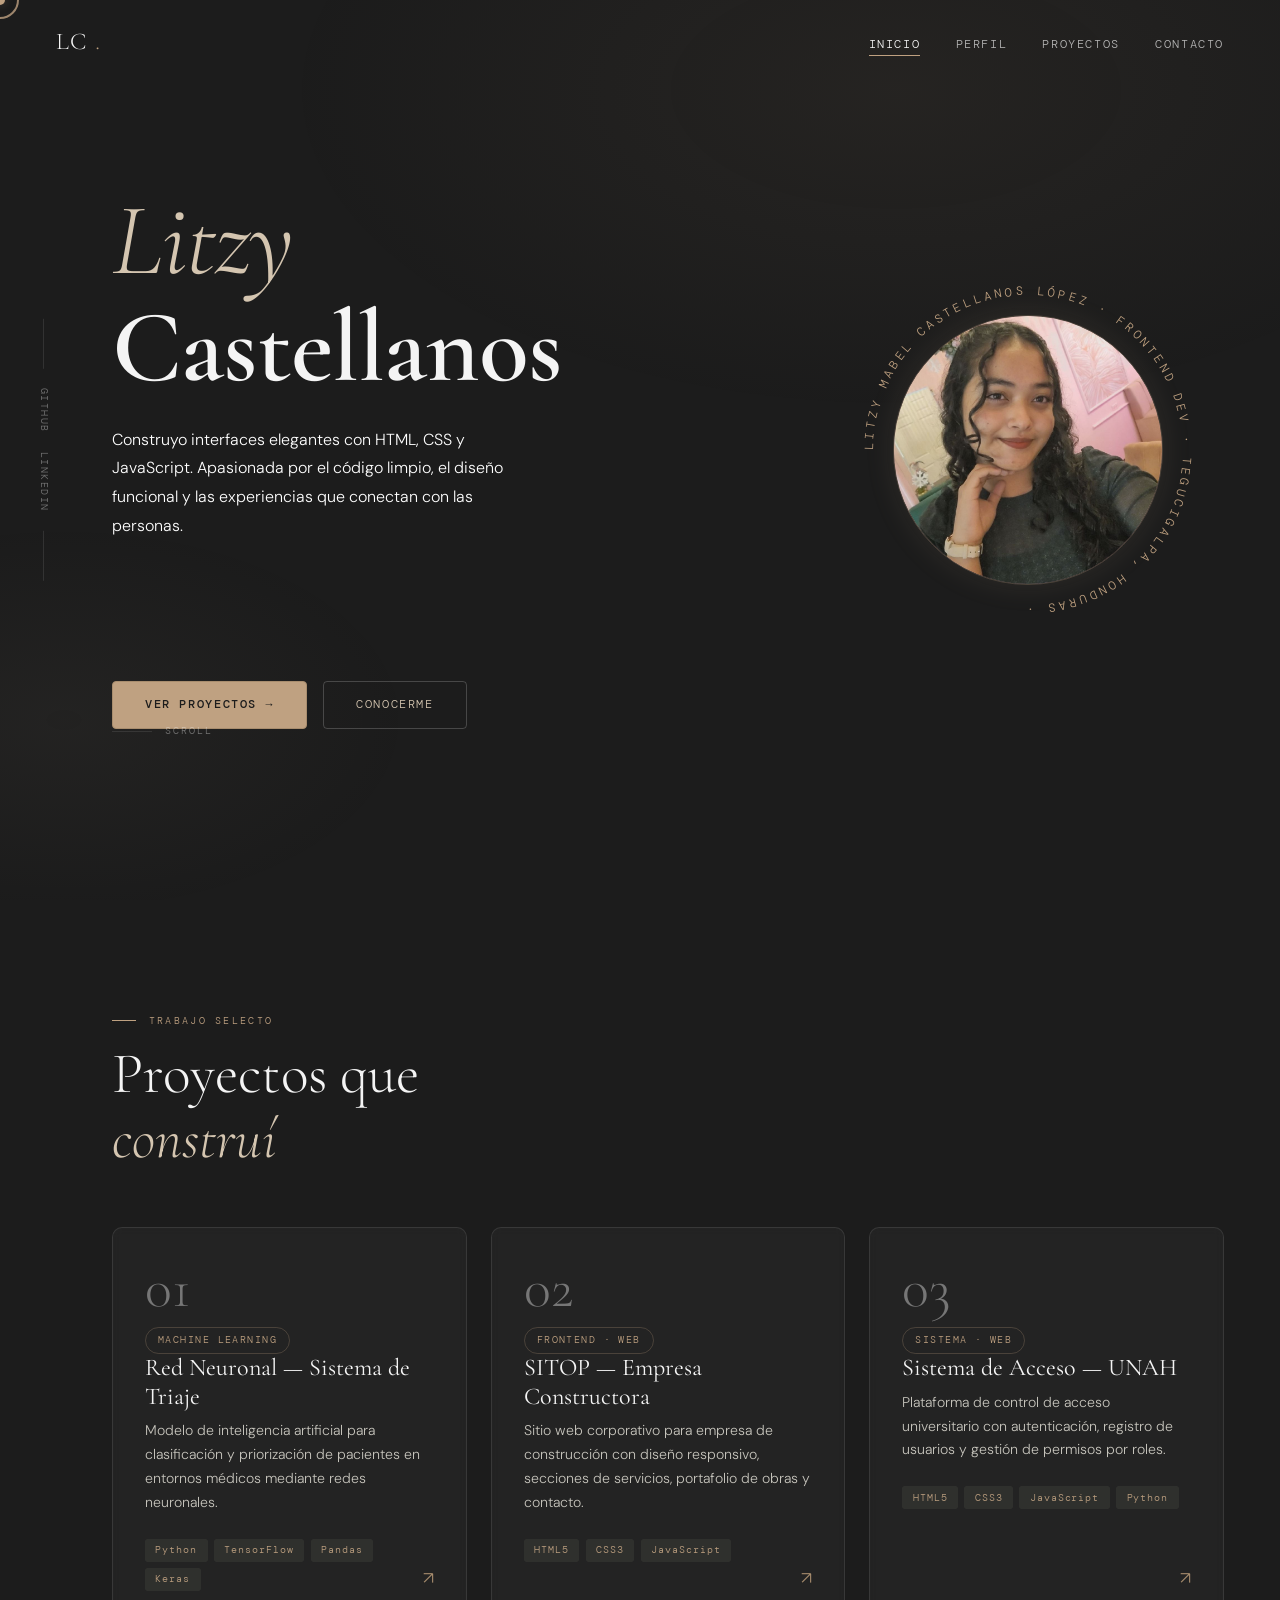
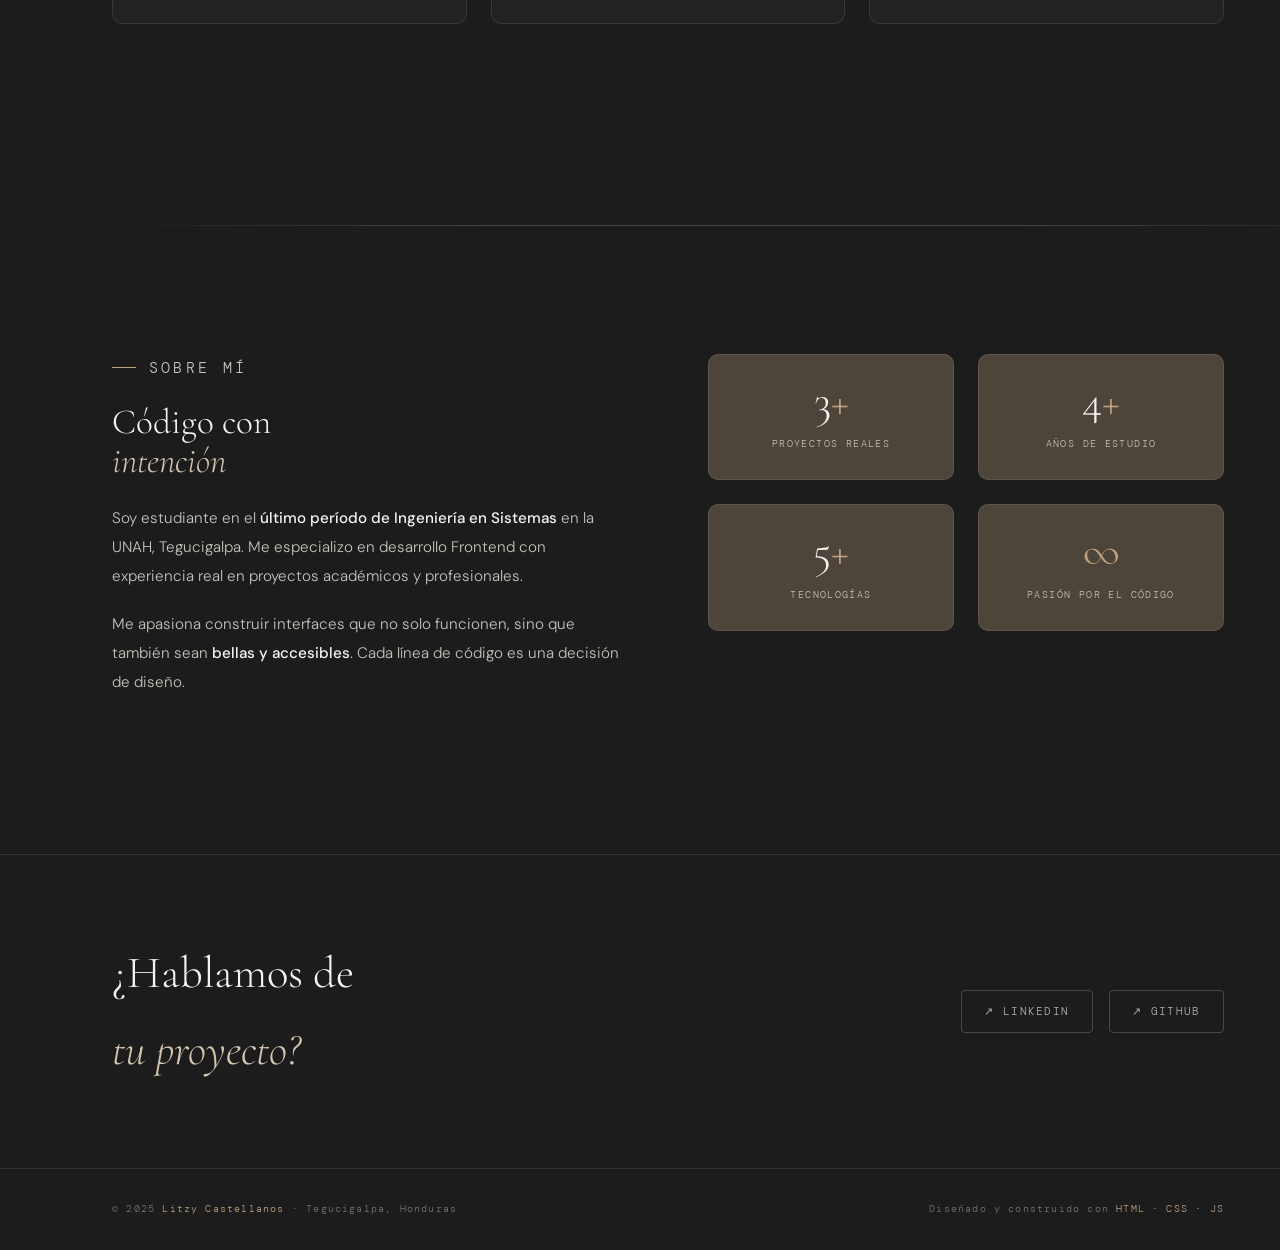
<file: index.html>
<!DOCTYPE html>
<html lang="es">
<head>
  <meta charset="UTF-8">
  <meta name="viewport" content="width=device-width, initial-scale=1.0">
  <meta name="description" content="Portafolio de Litzy Castellanos — Desarrolladora Frontend, Tegucigalpa Honduras">
  <title>Litzy Castellanos — Frontend Developer</title>
  <link rel="stylesheet" href="css/style.css">
</head>
<body>

  <!-- Cursor personalizado -->
  <div class="cursor">
    <div class="cursor-dot"></div>
  </div>
  <div class="cursor cursor-ring-wrapper" style="position:fixed;top:0;left:0;pointer-events:none;z-index:9998;">
    <div class="cursor-ring"></div>
  </div>

  <!-- ── Navbar ──────────────────────────────────────────── -->
  <nav class="navbar">
    <a href="index.html" class="nav-logo">LC<span>.</span></a>
    <ul class="nav-links">
      <li><a href="index.html">Inicio</a></li>
      <li><a href="perfil.html">Perfil</a></li>
      <li><a href="proyectos.html">Proyectos</a></li>
      <li><a href="contacto.html">Contacto</a></li>
    </ul>
    <button class="nav-toggle" aria-label="Abrir menú">
      <span></span><span></span><span></span>
    </button>
  </nav>

  <!-- Líneas decorativas laterales -->
  <div class="side-line">
    <a href="https://github.com/LitzyCastellanos" target="_blank" rel="noopener">GitHub</a>
    <a href="https://www.linkedin.com/in/litzy-castellanos-727826404/" target="_blank" rel="noopener">LinkedIn</a>
  </div>

  <!-- ── Hero ─────────────────────────────────────────────── -->
  <section class="hero" style="position:relative; overflow:hidden;">
    <h1 class="hero-title">
      <em>Litzy</em>
      <strong>Castellanos</strong>
    </h1>
    <p class="hero-sub">
      Construyo interfaces elegantes con HTML, CSS y JavaScript.
      Apasionada por el código limpio, el diseño funcional
      y las experiencias que conectan con las personas.
    </p>
    <div class="hero-ctas">
      <a href="proyectos.html" class="btn-primary">Ver proyectos →</a>
      <a href="perfil.html" class="btn-ghost">Conocerme</a>
    </div>

    <!-- Tostón — foto circular con anillo giratorio -->
    <div class="hero-photo-wrap">
      <div class="hero-toston">
        <!-- Anillo SVG con texto circular -->
        <div class="hero-toston-ring">
          <svg viewBox="0 0 350 350" xmlns="http://www.w3.org/2000/svg">
            <defs>
              <path id="circle-text"
                d="M 175,175 m -155,0 a 155,155 0 1,1 310,0 a 155,155 0 1,1 -310,0"/>
            </defs>
            <text>
              <textPath href="#circle-text">
                LITZY MABEL CASTELLANOS LÓPEZ · FRONTEND DEV · TEGUCIGALPA, HONDURAS · &nbsp;&nbsp;
              </textPath>
            </text>
          </svg>
        </div>
        <!-- Foto -->
        <div class="hero-toston-img">
          <div class="toston-back"></div>
          <img src="img/photo_4913750184051805147_y.jpg" alt="Litzy Castellanos">
        </div>
      </div>
    </div>

    <div class="scroll-hint">
      <div class="scroll-line"></div>
      <span>Scroll</span>
    </div>
  </section>

  <!-- ── Proyectos destacados ──────────────────────────────── -->
  <section class="section">
    <p class="section-label reveal" data-delay="0">Trabajo selecto</p>
    <h2 class="section-title reveal" data-delay="1">
      Proyectos que<br><em>construí</em>
    </h2>

    <div class="projects-grid">

      <!-- Proyecto 1: Red Neuronal Triaje -->
      <a href="proyectos/proyecto-triaje.html" class="project-card reveal" data-delay="2">
        <div class="card-number">01</div>
        <span class="card-tag">Machine Learning</span>
        <h3 class="card-title">Red Neuronal — Sistema de Triaje</h3>
        <p class="card-desc">
          Modelo de inteligencia artificial para clasificación y priorización
          de pacientes en entornos médicos mediante redes neuronales.
        </p>
        <div class="card-techs">
          <span class="tech-badge">Python</span>
          <span class="tech-badge">TensorFlow</span>
          <span class="tech-badge">Pandas</span>
          <span class="tech-badge">Keras</span>
        </div>
        <span class="card-arrow">↗</span>
      </a>

      <!-- Proyecto 2: SITOP -->
      <a href="proyectos/proyecto-sitop.html" class="project-card reveal" data-delay="3">
        <div class="card-number">02</div>
        <span class="card-tag">Frontend · Web</span>
        <h3 class="card-title">SITOP — Empresa Constructora</h3>
        <p class="card-desc">
          Sitio web corporativo para empresa de construcción con diseño
          responsivo, secciones de servicios, portafolio de obras y contacto.
        </p>
        <div class="card-techs">
          <span class="tech-badge">HTML5</span>
          <span class="tech-badge">CSS3</span>
          <span class="tech-badge">JavaScript</span>
        </div>
        <span class="card-arrow">↗</span>
      </a>

      <!-- Proyecto 3: Acceso UNAH -->
      <a href="proyectos/proyecto-acceso-unah.html" class="project-card reveal" data-delay="4">
        <div class="card-number">03</div>
        <span class="card-tag">Sistema · Web</span>
        <h3 class="card-title">Sistema de Acceso — UNAH</h3>
        <p class="card-desc">
          Plataforma de control de acceso universitario con autenticación,
          registro de usuarios y gestión de permisos por roles.
        </p>
        <div class="card-techs">
          <span class="tech-badge">HTML5</span>
          <span class="tech-badge">CSS3</span>
          <span class="tech-badge">JavaScript</span>
          <span class="tech-badge">Python</span>
        </div>
        <span class="card-arrow">↗</span>
      </a>

    </div>

    <div style="margin-top:2.5rem;" class="reveal" data-delay="5">
      <a href="proyectos.html" class="btn-ghost">Ver todos los proyectos →</a>
    </div>
  </section>

  <div class="divider" style="margin: 0 3.5rem 0 7rem;"></div>

  <!-- ── Sobre mí (breve) ──────────────────────────────────── -->
  <section class="section" style="padding-top: 5rem; padding-bottom: 5rem;">
    <div class="about-grid">
      <div class="about-text">
        <p class="section-label reveal" data-delay="0">Sobre mí</p>
        <h2 class="section-title reveal" data-delay="1" style="font-size:2.2rem; margin-bottom:1.5rem;">
          Código con<br><em>intención</em>
        </h2>
        <p class="reveal" data-delay="2">
          Soy estudiante en el <strong>último período de Ingeniería en Sistemas</strong>
          en la UNAH, Tegucigalpa. Me especializo en desarrollo Frontend con
          experiencia real en proyectos académicos y profesionales.
        </p>
        <p class="reveal" data-delay="3">
          Me apasiona construir interfaces que no solo funcionen, sino que
          también sean <strong>bellas y accesibles</strong>. Cada línea de código
          es una decisión de diseño.
        </p>
        <div style="margin-top:1.8rem;" class="reveal" data-delay="4">
          <a href="perfil.html" class="btn-ghost">Ver perfil completo →</a>
        </div>
      </div>

      <!-- Estadísticas -->
      <div class="stat-grid reveal" data-delay="2">
        <div class="stat-item">
          <span class="stat-num">
            <span data-count="3" data-suffix="">3</span><em>+</em>
          </span>
          <span class="stat-label">Proyectos reales</span>
        </div>
        <div class="stat-item">
          <span class="stat-num">
            <span data-count="4" data-suffix="">4</span><em>+</em>
          </span>
          <span class="stat-label">Años de estudio</span>
        </div>
        <div class="stat-item">
          <span class="stat-num">
            <span data-count="5" data-suffix="">5</span><em>+</em>
          </span>
          <span class="stat-label">Tecnologías</span>
        </div>
        <div class="stat-item">
          <span class="stat-num"><em>∞</em></span>
          <span class="stat-label">Pasión por el código</span>
        </div>
      </div>
    </div>
  </section>

  <!-- ── Contacto ──────────────────────────────────────────── -->
  <section id="contacto" class="contact-strip">
    <div>
      <h2 class="contact-title reveal" data-delay="0">
        ¿Hablamos de<br><em>tu proyecto?</em>
      </h2>
    </div>
    <div class="contact-links reveal" data-delay="1">
      <a href="https://www.linkedin.com/in/litzy-castellanos-727826404/"
         target="_blank" rel="noopener" class="contact-link">
        ↗ LinkedIn
      </a>
      <a href="https://github.com/LitzyCastellanos"
         target="_blank" rel="noopener" class="contact-link">
        ↗ GitHub
      </a>
    </div>
  </section>

  <!-- ── Footer ────────────────────────────────────────────── -->
  <footer>
    <p class="footer-copy">© 2025 <span>Litzy Castellanos</span> · Tegucigalpa, Honduras</p>
    <p class="footer-copy">Diseñado y construido con <span>HTML · CSS · JS</span></p>
  </footer>

  <script src="js/main.js"></script>
</body>
</html>
</file>
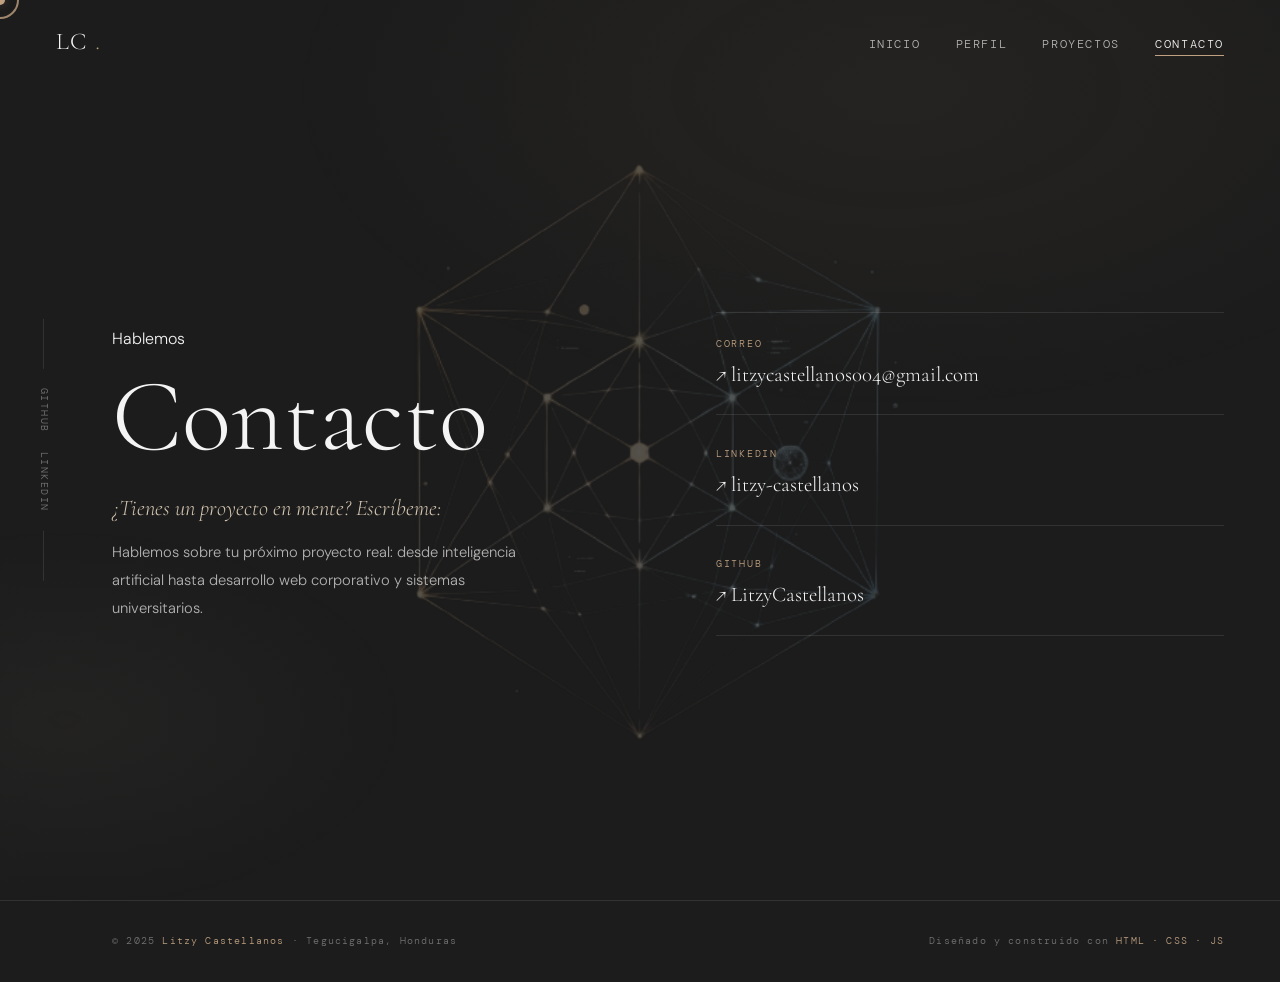
<file: contacto.html>
<!DOCTYPE html>
<html lang="es">
<head>
  <meta charset="UTF-8">
  <meta name="viewport" content="width=device-width, initial-scale=1.0">
  <meta name="description" content="Contacto — Litzy Castellanos, Desarrolladora Frontend">
  <title>Contacto · Litzy Castellanos</title>
  <link rel="stylesheet" href="css/style.css">
</head>
<body>

  <div class="cursor"><div class="cursor-dot"></div></div>
  <div class="cursor cursor-ring-wrapper" style="position:fixed;top:0;left:0;pointer-events:none;z-index:9998;">
    <div class="cursor-ring"></div>
  </div>

  <nav class="navbar">
    <a href="index.html" class="nav-logo">LC<span>.</span></a>
    <ul class="nav-links">
      <li><a href="index.html">Inicio</a></li>
      <li><a href="perfil.html">Perfil</a></li>
      <li><a href="proyectos.html">Proyectos</a></li>
      <li><a href="contacto.html">Contacto</a></li>
    </ul>
    <button class="nav-toggle" aria-label="Abrir menú">
      <span></span><span></span><span></span>
    </button>
  </nav>

  <div class="side-line">
    <a href="https://github.com/LitzyCastellanos" target="_blank" rel="noopener">GitHub</a>
    <a href="https://www.linkedin.com/in/litzy-castellanos-727826404/" target="_blank" rel="noopener">LinkedIn</a>
  </div>

  <!-- Hero de contacto con imagen de fondo -->
  <section class="contacto-hero">

    <!-- Imagen decorativa de fondo -->
    <div class="contacto-hero__deco">
      <img src="img/img-proyectos.png" alt="">
    </div>

    <!-- Contenido -->
    <div class="contacto-hero__content">

      <div class="contacto-hero__left reveal" data-delay="0">
        <p class="hero-eyebrow">Hablemos</p>
        <h1 class="contacto-hero__title">Contacto</h1>
        <p class="contacto-hero__sub">
          ¿Tienes un proyecto en mente? Escríbeme:
        </p>
        <p class="contacto-hero__desc">
          Hablemos sobre tu próximo proyecto real: desde inteligencia artificial
          hasta desarrollo web corporativo y sistemas universitarios.
        </p>
      </div>

      <div class="contacto-hero__right reveal" data-delay="1">
        <a href="mailto:litzycastellanos004@gmail.com" class="contacto-link-big">
          <span class="contacto-link-big__label">Correo</span>
          <span class="contacto-link-big__value">↗ litzycastellanos004@gmail.com</span>
        </a>

        <a href="https://www.linkedin.com/in/litzy-castellanos-727826404/" target="_blank" rel="noopener" class="contacto-link-big">
          <span class="contacto-link-big__label">LinkedIn</span>
          <span class="contacto-link-big__value">↗ litzy-castellanos</span>
        </a>

        <a href="https://github.com/LitzyCastellanos" target="_blank" rel="noopener" class="contacto-link-big">
          <span class="contacto-link-big__label">GitHub</span>
          <span class="contacto-link-big__value">↗ LitzyCastellanos</span>
        </a>
      </div>

    </div>
  </section>

  <footer>
    <p class="footer-copy">© 2025 <span>Litzy Castellanos</span> · Tegucigalpa, Honduras</p>
    <p class="footer-copy">Diseñado y construido con <span>HTML · CSS · JS</span></p>
  </footer>

  <script src="js/main.js"></script>
</body>
</html>
</file>
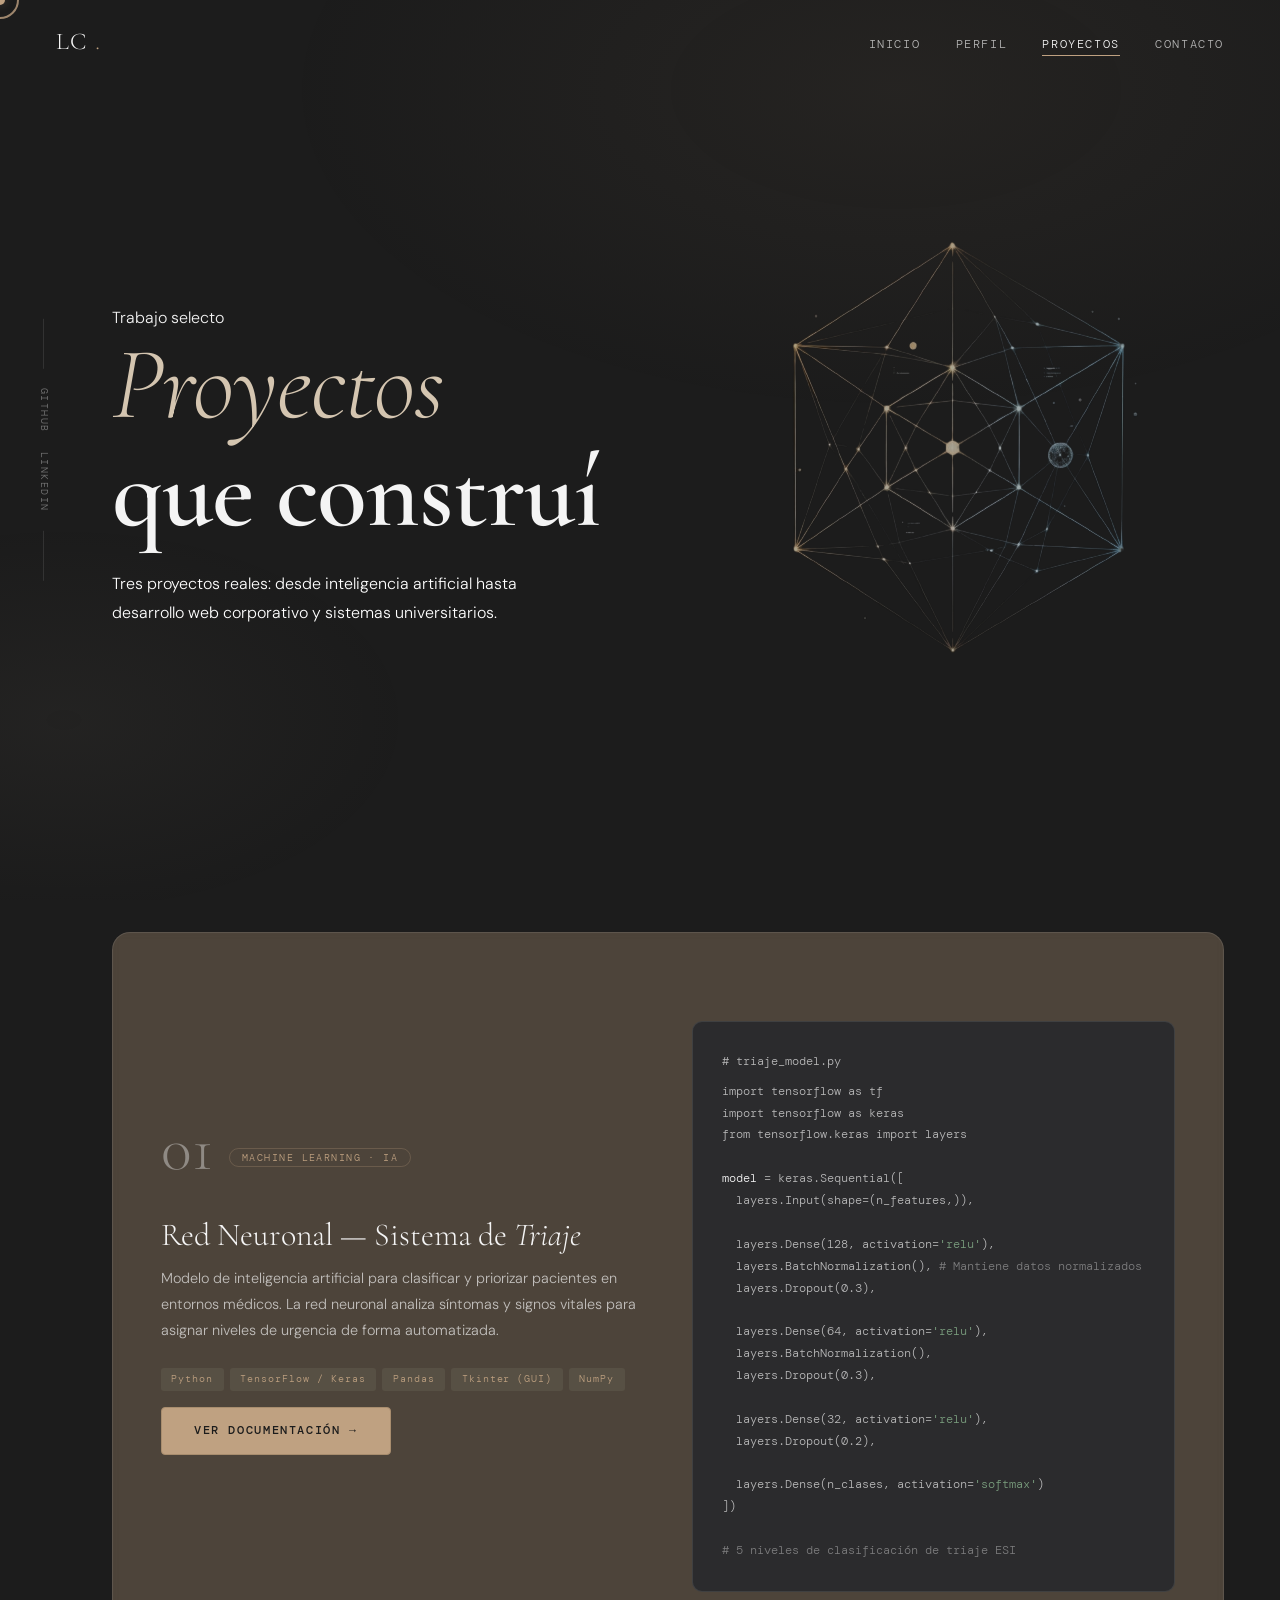
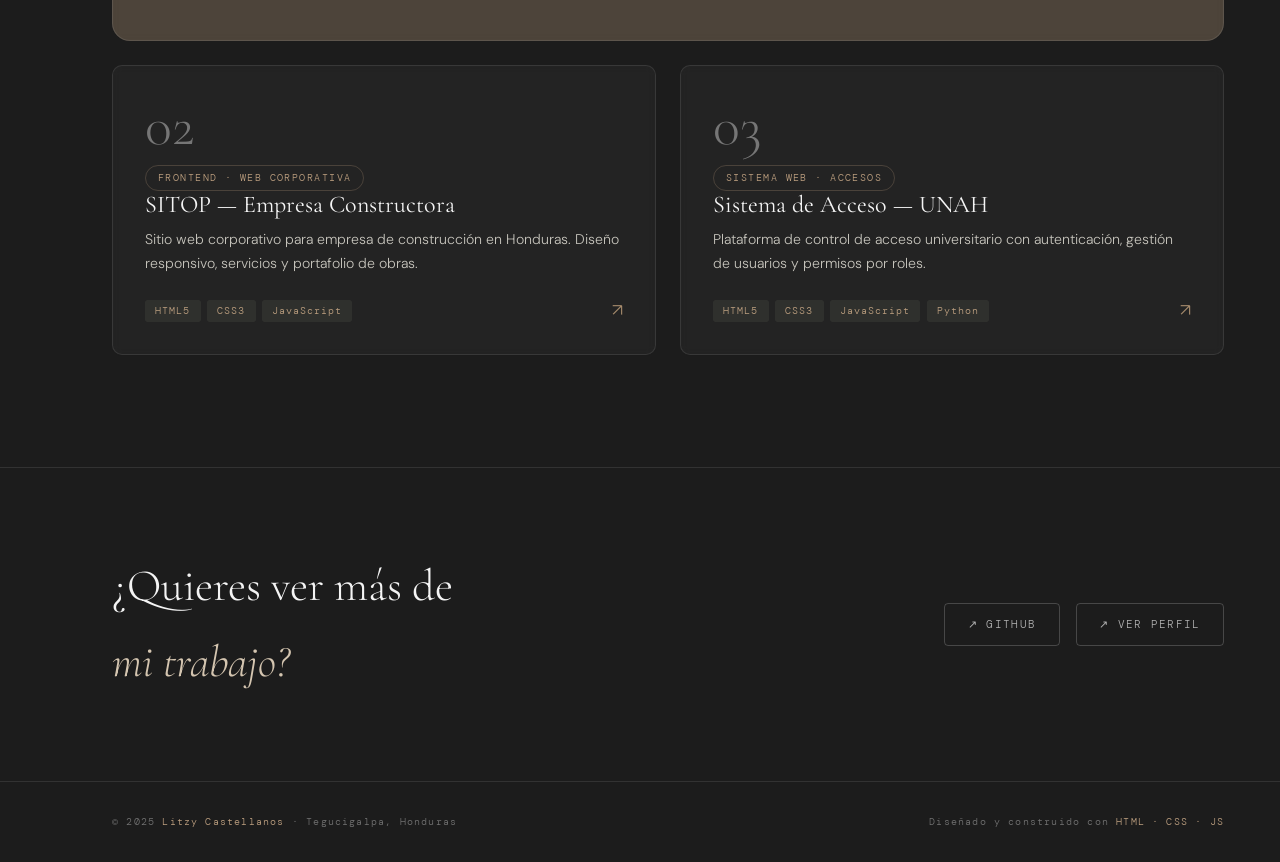
<file: proyectos.html>
<!DOCTYPE html>
<html lang="es">
<head>
  <meta charset="UTF-8">
  <meta name="viewport" content="width=device-width, initial-scale=1.0">
  <meta name="description" content="Proyectos de Litzy Castellanos — Desarrolladora Frontend">
  <title>Proyectos · Litzy Castellanos</title>
  <link rel="stylesheet" href="css/style.css">
</head>
<body>

  <div class="cursor"><div class="cursor-dot"></div></div>
  <div class="cursor cursor-ring-wrapper">
    <div class="cursor-ring"></div>
  </div>

  <nav class="navbar">
    <a href="index.html" class="nav-logo">LC<span>.</span></a>
    <ul class="nav-links">
      <li><a href="index.html">Inicio</a></li>
      <li><a href="perfil.html">Perfil</a></li>
      <li><a href="proyectos.html">Proyectos</a></li>
      <li><a href="contacto.html">Contacto</a></li>
    </ul>
    <button class="nav-toggle" aria-label="Abrir menú">
      <span></span><span></span><span></span>
    </button>
  </nav>

  <div class="side-line">
    <a href="https://github.com/LitzyCastellanos" target="_blank" rel="noopener">GitHub</a>
    <a href="https://www.linkedin.com/in/litzy-castellanos-727826404/" target="_blank" rel="noopener">LinkedIn</a>
  </div>

  <section class="hero hero-projects-view">
    <p class="hero-eyebrow">Trabajo selecto</p>
    <h1 class="hero-title">
      <em>Proyectos</em>
      <strong>que construí</strong>
    </h1>
    <p class="hero-sub">
      Tres proyectos reales: desde inteligencia artificial hasta
      desarrollo web corporativo y sistemas universitarios.
    </p>
  <!-- imagen al lado derecho -->
    <div class="projects-hero-deco">
  <img src="img/img-proyectos.png" alt="imagen decorativa proyectos">
</div>
  </section>

  <section class="section section-projects-grid">

    <!-- Proyecto 01 destacado -->
    <div class="reveal project-featured" data-delay="0">
      <div class="project-featured-info">
        <div class="project-featured-header">
          <span class="project-featured-number">01</span>
          <span class="card-tag">Machine Learning · IA</span>
        </div>
        <h2 class="project-featured-title">
          Red Neuronal — Sistema de <em class="text-highlight">Triaje</em>
        </h2>
        <p class="project-featured-desc">
          Modelo de inteligencia artificial para clasificar y priorizar pacientes
          en entornos médicos. La red neuronal analiza síntomas y signos vitales
          para asignar niveles de urgencia de forma automatizada.
        </p>
        <div class="card-techs project-featured-techs">
          <span class="tech-badge">Python</span>
          <span class="tech-badge">TensorFlow / Keras</span>
          <span class="tech-badge">Pandas</span>
          <span class="tech-badge">Tkinter (GUI)</span> 
          <span class="tech-badge">NumPy</span>
        </div>
        <a href="proyectos/proyecto-triaje.html" class="btn-primary btn-documentacion">Ver documentación →</a>
      </div>
      
      <!-- Componente Code Card -->
      <div class="code-card">
        <p class="code-filename"># triaje_model.py</p>
        <p><span class="code-keyword">import</span> tensorflow <span class="code-keyword">as</span> tf</p>
        <p><span class="code-keyword">import</span> tensorflow <span class="code-keyword">as</span> keras</p>
        <p><span class="code-keyword">from</span> tensorflow.keras <span class="code-keyword">import</span> layers</p>
        <br>
        <p><span class="code-variable">model</span> = keras.Sequential([</p>
        <p>&nbsp;&nbsp;layers.Input(shape=(n_features,)),</p>
        <br>
        <p>&nbsp;&nbsp;layers.Dense(<span class="code-number">128</span>, activation=<span class="code-string">'relu'</span>),</p>
        <p>&nbsp;&nbsp;layers.BatchNormalization(), <span class="code-comment"># Mantiene datos normalizados</span></p>
        <p>&nbsp;&nbsp;layers.Dropout(<span class="code-number">0.3</span>),</p>
        <br>
        <p>&nbsp;&nbsp;layers.Dense(<span class="code-number">64</span>, activation=<span class="code-string">'relu'</span>),</p>
        <p>&nbsp;&nbsp;layers.BatchNormalization(),</p>
        <p>&nbsp;&nbsp;layers.Dropout(<span class="code-number">0.3</span>),</p>
        <br>
        <p>&nbsp;&nbsp;layers.Dense(<span class="code-number">32</span>, activation=<span class="code-string">'relu'</span>),</p>
        <p>&nbsp;&nbsp;layers.Dropout(<span class="code-number">0.2</span>),</p>
        <br>
        <p>&nbsp;&nbsp;layers.Dense(n_clases, activation=<span class="code-string">'softmax'</span>)</p>
        <p>])</p>
        <br>
        <p class="code-comment"># 5 niveles de clasificación de triaje ESI</p>
      </div>
    </div>

    <!-- Sub-grid secundario -->
    <div class="projects-subgrid">
      <a href="proyectos/proyecto-sitop.html" class="project-card reveal" data-delay="1">
        <div class="card-number">02</div>
        <span class="card-tag">Frontend · Web Corporativa</span>
        <h3 class="card-title">SITOP — Empresa Constructora</h3>
        <p class="card-desc">Sitio web corporativo para empresa de construcción en Honduras. Diseño responsivo, servicios y portafolio de obras.</p>
        <div class="card-techs">
          <span class="tech-badge">HTML5</span>
          <span class="tech-badge">CSS3</span>
          <span class="tech-badge">JavaScript</span>
        </div>
        <span class="card-arrow">↗</span>
      </a>
      <a href="proyectos/proyecto-acceso-unah.html" class="project-card reveal" data-delay="2">
        <div class="card-number">03</div>
        <span class="card-tag">Sistema Web · Accesos</span>
        <h3 class="card-title">Sistema de Acceso — UNAH</h3>
        <p class="card-desc">Plataforma de control de acceso universitario con autenticación, gestión de usuarios y permisos por roles.</p>
        <div class="card-techs">
          <span class="tech-badge">HTML5</span>
          <span class="tech-badge">CSS3</span>
          <span class="tech-badge">JavaScript</span>
          <span class="tech-badge">Python</span>
        </div>
        <span class="card-arrow">↗</span>
      </a>
    </div>
  </section>

  <section class="contact-strip">
    <div>
      <h2 class="contact-title reveal">¿Quieres ver más de<br><em>mi trabajo?</em></h2>
    </div>
    <div class="contact-links reveal" data-delay="1">
      <a href="https://github.com/LitzyCastellanos" target="_blank" rel="noopener" class="contact-link">↗ GitHub</a>
      <a href="perfil.html" class="contact-link">↗ Ver perfil</a>
    </div>
  </section>

  <footer>
    <p class="footer-copy">© 2025 <span>Litzy Castellanos</span> · Tegucigalpa, Honduras</p>
    <p class="footer-copy">Diseñado y construido con <span>HTML · CSS · JS</span></p>
  </footer>

  <script src="js/main.js"></script>
</body>
</html>
</file>
<file: css/style.css>
/* ── IMPORTACIÓN DE FUENTES ──────────────────────────────── */
@import url('https://fonts.googleapis.com/css2?family=Cormorant+Garamond:ital,wght@0,300;0,400;0,600;1,300;1,400&family=DM+Sans:wght@300;400;500&family=DM+Mono:wght@300;400&display=swap');


/* ============================================================
   1. TOKENS / VARIABLES CSS (TODO EN UN SOLO LUGAR)
   ============================================================ */
:root {
  /* --- Colores de fondo --- */
  --navy:       #1C1C1C;
  --navy-mid:   #2a2a2a;
  --navy-light: #3a3a3a;
  
  /* --- Colores de acento (paleta dorada) --- */
  --accent:        #BFA181;
  --accent-mid:    #a88d6e;
  --accent-bright: #D4C5B0;
  --accent-dark:   #8b7355;
  --accent-warm:   #c9b99a;
  --accent-glow:   rgba(191, 161, 129, 0.25);
  
  /* --- Colores de texto --- */
  --pearl:      #F4F4F4;
  --pearl-soft: #ffffff;
  --text-main:  #F4F4F4;
  --text-muted: rgba(244, 244, 244, 0.7);
  --text-dim:   rgba(244, 244, 244, 0.4);
  
  /* --- Bordes --- */
  --border:     rgba(244, 244, 244, 0.1);
  --border-h:   rgba(244, 244, 244, 0.2);
  
  /* --- Tipografías --- */
  --f-display: 'Cormorant Garamond', Georgia, serif;
  --f-body:    'DM Sans', system-ui, sans-serif;
  --f-mono:    'DM Mono', 'Courier New', monospace;

  /* --- Radios de borde --- */
  --r-sm: 4px;
  --r-md: 10px;
  --r-lg: 18px;
  
  /* --- Curvas de animación --- */
  --ease: cubic-bezier(.4,0,.2,1);
  --ease-out: cubic-bezier(0,.55,.45,1);
}


/* ============================================================
   2. RESET GLOBAL Y ESTILOS BASE
   ============================================================ */
*, *::before, *::after { 
  box-sizing: border-box; 
  margin: 0; 
  padding: 0; 
}

html { 
  scroll-behavior: smooth;
  font-size: 16px;
}

body {
  background: #1C1C1C;
  color: var(--text-main);
  font-family: var(--f-body);
  font-weight: 300;
  line-height: 1.7;
  min-height: 100vh;
  overflow-x: hidden;
  cursor: auto; /* Cursor base, se oculta el custom en móvil */
}


/* ============================================================
   3. FONDO CON TEXTURA SUTIL (Gradiente decorativo)
   ============================================================ */
body::before {
  content: '';
  position: fixed; 
  inset: 0;
  background-image:
    radial-gradient(ellipse 80% 60% at 70% 10%, rgba(191, 161, 129, 0.06) 0%, transparent 60%),
    radial-gradient(ellipse 50% 40% at 5% 80%, rgba(212, 197, 176, 0.04) 0%, transparent 55%);
  pointer-events: none;
  z-index: 0;
}


/* ============================================================
   4. CURSOR PERSONALIZADO (Dot + Ring)
   ============================================================ */
.cursor {
  position: fixed;
  pointer-events: none;
  z-index: 9999;
}

.cursor-dot {
  width: 10px; 
  height: 10px;
  background: var(--accent);
  border-radius: 50%;
  transform: translate(-50%, -50%);
  transition: transform .15s var(--ease), width .2s, height .2s;
  box-shadow: 0 0 10px var(--accent-glow);
}

.cursor-ring {
  width: 38px; 
  height: 38px;
  border: 2px solid var(--accent);
  border-radius: 50%;
  transform: translate(-50%, -50%);
  transition: transform .35s var(--ease), width .25s, height .25s, border-color .2s;
  opacity: 0.8;
}

body.hovering .cursor-dot { 
  width: 16px; 
  height: 16px; 
  background: var(--accent-bright);
  box-shadow: 0 0 20px var(--accent-bright);
}

body.hovering .cursor-ring { 
  width: 56px; 
  height: 56px; 
  border-color: var(--accent-bright); 
  opacity: 1;
}

/* Ocultar cursor custom en móviles/tablet */
@media (max-width: 900px) {
  body { cursor: auto; }
  .cursor { display: none; }
}


/* ============================================================
   5. SCROLLBAR PERSONALIZADA
   ============================================================ */
::-webkit-scrollbar { width: 4px; }
::-webkit-scrollbar-track { background: #1C1C1C; }
::-webkit-scrollbar-thumb { background: var(--accent-dark); border-radius: 2px; }


/* ============================================================
   6. NAVBAR (Fija con efecto al hacer scroll)
   ============================================================ */
.navbar {
  position: fixed; top: 0; left: 0; right: 0;
  z-index: 100;
  display: flex; align-items: center; justify-content: space-between;
  padding: 1.4rem 3.5rem;
  border-bottom: 1px solid transparent;
  transition: background .4s var(--ease), border-color .4s, padding .3s;
}

.navbar.scrolled {
  background: rgba(28, 28, 28, 0.95);
  backdrop-filter: blur(14px);
  border-color: var(--border);
  padding: 1rem 3.5rem;
}

.nav-logo {
  font-family: var(--f-display);
  font-size: 1.5rem;
  font-weight: 300;
  letter-spacing: .06em;
  color: var(--pearl);
  text-decoration: none;
  display: flex; align-items: center; gap: .5rem;
}
.nav-logo span { color: var(--accent); font-style: italic; }

.nav-links { display: flex; gap: 2.2rem; list-style: none; }
.nav-links a {
  font-family: var(--f-mono);
  font-size: .72rem;
  letter-spacing: .14em;
  text-transform: uppercase;
  color: var(--text-muted);
  text-decoration: none;
  position: relative;
  transition: color .25s;
}
.nav-links a::after {
  content: '';
  position: absolute; bottom: -4px; left: 0;
  width: 0; height: 1px;
  background: var(--accent);
  transition: width .3s var(--ease-out);
}
.nav-links a:hover { color: var(--accent-bright); }
.nav-links a:hover::after { width: 100%; }
.nav-links a.active { color: var(--pearl); }
.nav-links a.active::after { width: 100%; }

/* Botón hamburguesa (mobile) */
.nav-toggle {
  display: none;
  flex-direction: column; gap: 5px;
  background: none; border: none; cursor: pointer;
  padding: 4px;
}
.nav-toggle span {
  display: block; width: 24px; height: 1px;
  background: var(--pearl);
  transition: transform .3s var(--ease), opacity .3s;
}

/* Responsive Navbar */
@media (max-width: 900px) {
  .navbar { padding: 1.2rem 1.8rem; }
  .navbar.scrolled { padding: .9rem 1.8rem; }
  .nav-links { display: none; }
  .nav-links.open {
    display: flex; flex-direction: column; gap: 1.5rem;
    position: fixed; inset: 0;
    background: rgba(30, 32, 28, 0.98);
    justify-content: center; align-items: center;
    z-index: 99;
  }
  .nav-links.open a { font-size: 1.1rem; }
  .nav-toggle { display: flex; }
}


/* ============================================================
   7. LÍNEA DECORATIVA VERTICAL (Sidebar redes)
   ============================================================ */
.side-line {
  position: fixed; left: 2.2rem; top: 50%;
  transform: translateY(-50%);
  display: flex; flex-direction: column; align-items: center; gap: 1.2rem;
  z-index: 50;
}
.side-line a {
  font-family: var(--f-mono);
  font-size: .62rem;
  letter-spacing: .15em;
  text-transform: uppercase;
  color: var(--text-dim);
  text-decoration: none;
  writing-mode: vertical-lr;
  transition: color .25s;
}
.side-line a:hover { color: var(--accent-bright); }
.side-line::before, .side-line::after {
  content: '';
  display: block; width: 1px; height: 50px;
  background: var(--border);
}
@media (max-width: 900px) { .side-line { display: none; } }


/* ============================================================
   8. HERO - SECCIÓN PRINCIPAL
   ============================================================ */
.hero {
  position: relative; z-index: 1;
  min-height: 100vh;
  display: flex; flex-direction: column;
  justify-content: center;
  padding: 1rem 25rem 0 7rem;
}

.hero-title {
  font-family: var(--f-display);
  font-size: clamp(3.8rem, 8vw, 7.5rem);
  font-weight: 300;
  line-height: 1.05;
  color: var(--pearl);
  letter-spacing: -.01em;
  margin-bottom: 1.5rem;
  opacity: 0;
  animation: fadeUp .9s var(--ease-out) .4s forwards;
}
.hero-title em { font-style: italic; color: var(--accent-bright); display: block; }
.hero-title strong { font-weight: 600; display: block; }

.hero-sub {
  font-size: 1rem;
  color: var(--pearl-soft);
  max-width: 38ch;
  line-height: 1.8;
  margin-bottom: 8rem;
  opacity: 0;
  animation: fadeUp .9s var(--ease-out) .6s forwards;
}

.hero-ctas {
  display: flex; gap: 1.2rem; flex-wrap: wrap;
  opacity: 0;
  gap: 1rem;
  animation: fadeUp .9s var(--ease-out) .8s forwards;
  margin-top: 0.75rem;
}

/* Botones */
.btn-primary {
  display: inline-flex; 
  align-items: center; 
  gap: .6rem;
  padding: .85rem 2rem;
  background: var(--accent);          /* Fondo oro */
  color: #1C1C1C;                     /* Texto oscuro */
  font-family: var(--f-mono);
  font-size: .72rem;
  letter-spacing: .14em;
  text-transform: uppercase;
  text-decoration: none;
  border: 1px solid var(--accent-mid);
  border-radius: var(--r-sm);
  transition: background .25s, transform .2s, box-shadow .25s;
  font-weight: 500;
  
}
.btn-documentacion {
  margin-top: 1rem;
}

.btn-primary:hover {
  background: var(--accent-bright);
  transform: translateY(-2px);
  box-shadow: 0 8px 24px rgba(191, 161, 129, 0.35);
}

.btn-ghost {
  display: inline-flex; 
  align-items: center; 
  gap: .6rem;
  padding: .85rem 2rem;
  background: transparent;
  color: var(--accent-bright);
  font-family: var(--f-mono);
  font-size: .72rem;
  letter-spacing: .14em;
  text-transform: uppercase;
  text-decoration: none;
  border: 1px solid var(--border-h);
  border-radius: var(--r-sm);
  transition: border-color .25s, background .25s, transform .2s;
}

.btn-ghost:hover {
  border-color: var(--accent);
  background: rgba(191, 161, 129, 0.08);
  transform: translateY(-2px);
}

/* Indicador de scroll */
.scroll-hint {
  position: absolute; bottom: 10rem; left: 7rem;
  display: flex; align-items: center; gap: .8rem;
  opacity: 0;
  animation: fadeUp .8s var(--ease-out) 1.2s forwards;
}
.scroll-hint span {
  font-family: var(--f-mono); font-size: .62rem;
  letter-spacing: .2em; text-transform: uppercase;
  color: var(--text-dim);
}
.scroll-line {
  width: 40px; height: 1px;
  background: var(--border);
  position: relative; overflow: hidden;
}
.scroll-line::after {
  content: '';
  position: absolute; left: -100%; top: 0;
  width: 100%; height: 100%;
  background: var(--accent);
  animation: slideLine 2s ease-in-out 1.5s infinite;
}

/* Responsive Hero */
@media (max-width: 900px) {
  .hero { padding: 5rem 1.8rem; padding-top: 7rem; }
  .scroll-hint { left: 1.8rem; display: none; }
  .hero-ctas { flex-direction: column; align-items: flex-start; gap: 0.8rem; }
  .btn-primary, .btn-ghost { width: fit-content; }
}
@media (max-width: 900px) { .hero { padding-right: 220px; } }
@media (max-width: 560px) {
  .hero { padding-right: 165px; }
  .scroll-hint { display: none; }
  .btn-primary, .btn-ghost { padding: 0.75rem 1.5rem; font-size: 0.65rem; }
}
@media (max-width: 380px) { .hero { padding-right: 130px; } }


/* ============================================================
   9. TOSTÓN (Foto circular giratoria)
   ============================================================ */
.hero-photo-wrap {
  position: absolute;
  top: 50%;
  right: 6vw;
  transform: translateY(-50%);
  z-index: 2;
  pointer-events: auto;
  perspective: 800px;
}
.hero-toston {
  position: relative;
  width: 350px;
  height: 350px;
  cursor: pointer;
  transform-style: preserve-3d;
}
.hero-toston:hover { animation: coin-flip 1.8s ease-in-out forwards; }
.hero-toston-ring {
  position: absolute; inset: 0;
  border-radius: 70%;
  animation: toston-spin 14s linear infinite;
  pointer-events: none;
}
.hero-toston-ring svg { width: 100%; height: 100%; }
.hero-toston-ring textPath {
  font-family: var(--f-mono);
  font-size: 12px;
  fill: var(--accent);
  letter-spacing: 3.5px;
}
.hero-toston-img {
  position: absolute; inset: 40px;
  border-radius: 70%;
  overflow: hidden;
  border: 1px solid rgba(191, 161, 129, 0.3);
  box-shadow: 0 0 30px rgba(191, 161, 129, 0.12);
  transition: border-color 0.3s ease, box-shadow 0.3s ease;
}
.toston-back {
  position: absolute; inset: 0;
  border-radius: 50%;
  background: radial-gradient(circle, #f2c4ce 0%, #e8a0b0 100%);
  backface-visibility: visible;
  transform: rotateY(180deg);
  z-index: 1;
}
.hero-toston-img img {
  position: relative; z-index: 2;
  backface-visibility: visible;
  width: 100%; height: 100%;
  object-fit: cover;
  object-position: center top;
  filter: grayscale(10%);
  transition: filter 0.4s ease;
}
.hero-toston:hover .hero-toston-img {
  border-color: rgba(191, 161, 129, 0.65);
  box-shadow: 0 0 40px rgba(191, 161, 129, 0.22);
}
.hero-toston:hover .hero-toston-img img { filter: grayscale(0%); }

/* Responsive Tostón */
@media (max-width: 1024px) {
  .hero-toston { width: 260px; height: 260px; }
  .hero-toston-img { inset: 30px; }
}
@media (max-width: 900px) {
  .hero-photo-wrap { right: 2vw; top: 55%; }
  .hero-toston { width: 200px; height: 200px; }
  .hero-toston-img { inset: 25px; }
  .hero-toston-ring textPath { font-size: 9px; letter-spacing: 2px; }
}
@media (max-width: 560px) {
  .hero-photo-wrap { right: 1vw; top: 60%; }
  .hero-toston { width: 150px; height: 150px; }
  .hero-toston-img { inset: 18px; }
  .hero-toston-ring textPath { font-size: 7px; letter-spacing: 1.5px; }
}
@media (max-width: 380px) {
  .hero-toston { width: 120px; height: 120px; }
  .hero-toston-img { inset: 14px; }
}

/* Animaciones del Tostón */
@keyframes coin-flip {
  0% { transform: rotateY(0deg); }
  100% { transform: rotateY(1080deg); }
}
@keyframes toston-spin {
  from { transform: rotate(0deg); }
  to { transform: rotate(360deg); }
}


/* ============================================================
   10. SECCIONES GENERALES
   ============================================================ */
.section {
  position: relative; z-index: 1;
  padding: 7rem 3.5rem 7rem 7rem;
}
.section-label {
  font-family: var(--f-mono);
  font-size: .65rem;
  letter-spacing: .22em;
  text-transform: uppercase;
  color: var(--accent);
  margin-bottom: .8rem;
  display: flex; align-items: center; gap: .8rem;
}
.section-label::before {
  content: '';
  display: inline-block; width: 24px; height: 1px;
  background: var(--accent);
}
.section-title {
  font-family: var(--f-display);
  font-size: clamp(2.4rem, 4.5vw, 3.8rem);
  font-weight: 300;
  color: var(--pearl);
  line-height: 1.12;
  margin-bottom: 1rem;
}
.section-title em { font-style: italic; color: var(--accent-bright); }

.divider {
  width: 100%; height: 1px;
  background: linear-gradient(90deg, transparent, var(--border-h) 30%, var(--border-h) 70%, transparent);
  margin: .5rem 0;
}

@media (max-width: 900px) {
  .section { padding: 5rem 1.8rem; }
}


/* ============================================================
   11. PROYECTOS (Cards Grid)
   ============================================================ */
.projects-grid {
  display: grid;
  grid-template-columns: repeat(auto-fit, minmax(300px, 1fr));
  gap: 1.5rem;
  margin-top: 3.5rem;
}
.project-card {
  position: relative;
  border: 1px solid var(--border);
  border-radius: var(--r-md);
  padding: 2rem;
  background: rgba(42, 42, 42, 0.5);
  overflow: hidden;
  text-decoration: none;
  color: inherit;
  display: block;
  transition: border-color .3s, transform .3s var(--ease), box-shadow .3s;
  backdrop-filter: blur(4px);
}
.project-card::before {
  content: '';
  position: absolute; inset: 0;
  background: linear-gradient(135deg, rgba(199, 210, 171, 0.06) 0%, transparent 60%);
  opacity: 0;
  transition: opacity .4s;
}
.project-card:hover {
  border-color: rgba(191, 161, 129, 0.4);
  transform: translateY(-5px);
  box-shadow: 0 20px 50px rgba(0,0,0,.35);
}
.project-card:hover::before { opacity: 1; }

.card-number {
  font-family: var(--f-display);
  font-size: 3.5rem;
  font-weight: 300;
  color: var(--text-dim);
  line-height: 1;
  margin-bottom: .5rem;
  transition: color .3s;
}
.project-card:hover .card-number { color: rgba(191, 161, 129, 0.2); }
.project-card:hover .card-arrow { color: var(--accent); }

.card-tag {
  display: inline-block;
  font-family: var(--f-mono);
  font-size: .6rem;
  letter-spacing: .15em;
  text-transform: uppercase;
  padding: .25rem .75rem;
  border: 1px solid rgba(191, 161, 129, 0.25);
  border-radius: 100px;
  color: var(--accent);
  margin: 0;

}

.card-title {
  font-family: var(--f-display);
  font-size: 1.5rem;
  font-weight: 400;
  color: var(--pearl);
  margin-bottom: .5rem;
  line-height: 1.2;
}
.card-desc {
  font-size: .88rem;
  color: rgba(240, 237, 228, 0.8);
  line-height: 1.7;
  margin-bottom: 1.5rem;
}

/* Contenedor que agrupa número + tag */
.card-header {
  display: flex;
  justify-content: space-between;  /* número a la izquierda, tag a la derecha */
  align-items: center;             /* alineados verticalmente */
  margin-bottom: 0.5rem;
}
.card-techs { display: flex; flex-wrap: wrap; gap: .4rem; }
.tech-badge {
  font-family: var(--f-mono);
  font-size: .6rem;
  letter-spacing: .1em;
  padding: .2rem .65rem;
  background: rgba(199, 210, 171, 0.08);
  border-radius: 3px;
  color: var(--accent);
}
.card-arrow {
  position: absolute; bottom: 1.8rem; right: 2rem;
  font-size: 1.1rem;
  color: var(--accent-mid);
  transition: transform .3s var(--ease), color .3s;
}


/* ============================================================
   12. SKILLS (Habilidades con barras)
   ============================================================ */
.skills-grid {
  display: grid;
  grid-template-columns: repeat(auto-fit, minmax(260px, 1fr));
  gap: 1rem;
  margin-top: 3rem;
}
.skill-item {
  padding: 1.4rem 1.6rem;
  border: 1px solid var(--border);
  border-radius: var(--r-md);
  background: rgba(42, 42, 42, 0.4);
  transition: border-color .25s, background .25s, transform .2s;
}
.skill-item:hover {
  border-color: rgba(191, 161, 129, 0.3);
  background: rgba(42, 42, 42, 0.6);
  transform: translateY(-3px);
}
.skill-header {
  display: flex; justify-content: space-between; align-items: center;
  margin-bottom: .8rem;
}
.skill-name {
  font-family: var(--f-body);
  font-size: .9rem;
  font-weight: 500;
  color: var(--accent-bright);
}
.skill-level {
  font-family: var(--f-mono);
  font-size: .6rem;
  letter-spacing: .12em;
  text-transform: uppercase;
  color: var(--accent);
  background: rgba(200, 172, 148, 0.15);
  padding: .2rem .6rem;
  border-radius: 100px;
}
.skill-bar {
  width: 100%; height: 3px;
  background: rgba(240, 237, 228, 0.1);
  border-radius: 3px;
  overflow: hidden;
}
.skill-fill {
  height: 100%;
  background: linear-gradient(90deg, var(--accent-dark), var(--accent));
  border-radius: 3px;
  width: 0;
  transition: width 1.2s var(--ease-out);
  box-shadow: 0 0 8px rgba(199, 210, 171, 0.3);
}
.skill-desc {
  font-size: .78rem;
  color: rgba(240, 237, 228, 0.65);
  margin-top: .6rem;
  line-height: 1.6;
}


/* ============================================================
   13. TIMELINE (Línea de tiempo)
   ============================================================ */
.timeline { margin-top: 3rem; position: relative; }
.timeline::before {
  content: '';
  position: absolute; left: 0; top: 0; bottom: 0;
  width: 1px;
  background: linear-gradient(180deg, transparent, var(--border-h) 20%, var(--border-h) 80%, transparent);
}
.timeline-item {
  padding: 0 0 2.5rem 2.5rem;
  position: relative;
  opacity: 0;
  transform: translateX(-20px);
  transition: opacity .6s var(--ease-out), transform .6s var(--ease-out);
}
.timeline-item.visible { opacity: 1; transform: translateX(0); }
.timeline-dot {
  position: absolute; left: -5px; top: 4px;
  width: 10px; height: 10px;
  background: var(--accent);
  border-radius: 50%;
  border: 2px solid #1C1C1C;
}
.timeline-year {
  font-family: var(--f-mono);
  font-size: .65rem;
  letter-spacing: .16em;
  text-transform: uppercase;
  color: var(--accent-dark);
  margin-bottom: .3rem;
}
.timeline-title {
  font-family: var(--f-display);
  font-size: 1.25rem;
  font-weight: 400;
  color: var(--pearl);
  margin-bottom: .3rem;
}
.timeline-sub {
  font-size: .85rem;
  color: var(--text-muted);
}


/* ============================================================
   14. ABOUT (Sobre mí)
   ============================================================ */
.about-grid {
  display: grid;
  grid-template-columns: 1fr 1fr;
  gap: 5rem;
  align-items: start;
  margin-top: 3rem;
}
.about-text p {
  font-size: .95rem;
  color: rgba(240, 237, 228, 0.8);
  line-height: 1.9;
  margin-bottom: 1.2rem;
}
.about-text p strong { color: var(--pearl); font-weight: 500; }

.stat-grid {
  display: grid;
  grid-template-columns: 1fr 1fr;
  gap: 1.5rem;
}
.stat-item {
  padding: 1.5rem;
  border-radius: var(--r-md);
  text-align: center;
  background: rgba(191, 161, 129, 0.3);
  position: relative;
  border: 1px solid var(--border);
  transition: border-color 0.3s, box-shadow 0.3s;
}
.stat-item:hover {
  border-color: var(--accent);
  box-shadow: 0 0 0 1px var(--accent), inset 0 0 20px rgba(191, 161, 129, 0.08);
  animation: border-dash 0.6s linear;
}
@keyframes border-dash {
  0%   { box-shadow: 2px 0 0 0 var(--accent), 0 0 0 0 transparent, 0 0 0 0 transparent, 0 0 0 0 transparent; }
  25%  { box-shadow: 2px 0 0 0 var(--accent), 0 2px 0 0 var(--accent), 0 0 0 0 transparent, 0 0 0 0 transparent; }
  50%  { box-shadow: 2px 0 0 0 var(--accent), 0 2px 0 0 var(--accent), -2px 0 0 0 var(--accent), 0 0 0 0 transparent; }
  75%  { box-shadow: 2px 0 0 0 var(--accent), 0 2px 0 0 var(--accent), -2px 0 0 0 var(--accent), 0 -2px 0 0 var(--accent); }
  100% { box-shadow: 0 0 0 1px var(--accent); }
}
.stat-num {
  font-family: var(--f-display);
  font-size: 2.8rem;
  font-weight: 300;
  color: var(--pearl);
  line-height: 1;
  display: block;
  margin-bottom: .3rem;
}
.stat-num em { color: var(--accent); font-style: normal; }
.stat-label {
  font-family: var(--f-mono);
  font-size: .62rem;
  letter-spacing: .14em;
  text-transform: uppercase;
  color: var(--text-muted);
}

@media (max-width: 900px) {
  .about-grid { grid-template-columns: 1fr; gap: 3rem; }
}
@media (max-width: 560px) {
  .stat-grid { grid-template-columns: 1fr; }
}


/* ============================================================
   15. CONTACTO Y FOOTER
   ============================================================ */
.contact-strip {
  position: relative; z-index: 1;
  padding: 5rem 3.5rem 5rem 7rem;
  border-top: 1px solid var(--border);
  display: flex; align-items: center; justify-content: space-between;
  flex-wrap: wrap; gap: 2rem;
}
.contact-title {
  font-family: var(--f-display);
  font-size: clamp(1.8rem, 3.5vw, 2.8rem);
  font-weight: 300;
  color: var(--pearl);
}
.contact-title em { font-style: italic; color: var(--accent-bright); }
.contact-links { display: flex; gap: 1rem; flex-wrap: wrap; }
.contact-link {
  display: inline-flex; align-items: center; gap: .5rem;
  padding: .7rem 1.4rem;
  border: 1px solid var(--border-h);
  border-radius: var(--r-sm);
  color: var(--text-muted);
  text-decoration: none;
  font-family: var(--f-mono);
  font-size: .68rem;
  letter-spacing: .12em;
  text-transform: uppercase;
  transition: color .25s, border-color .25s, background .25s;
}
.contact-link:hover {
  color: var(--accent-bright);
  border-color: var(--accent);
  background: rgba(191, 161, 129, 0.06);
}

footer {
  position: relative; z-index: 1;
  padding: 2rem 3.5rem 2rem 7rem;
  border-top: 1px solid var(--border);
  display: flex; align-items: center; justify-content: space-between;
  flex-wrap: wrap; gap: 1rem;
}
.footer-copy {
  font-family: var(--f-mono);
  font-size: .62rem;
  letter-spacing: .12em;
  color: var(--text-dim);
}
.footer-copy span { color: var(--accent); }

@media (max-width: 900px) {
  .contact-strip, footer { padding: 3rem 1.8rem; }
}


/* ============================================================
   16. PÁGINAS DE PROYECTO INDIVIDUAL
   ============================================================ */
.project-hero {
  min-height: 55vh;
  display: flex; flex-direction: column;
  justify-content: flex-end;
  padding: 10rem 3.5rem 9rem 7rem;
  position: relative; z-index: 1;
  border-bottom: 1px solid var(--border);
}
.project-hero-bg {
  background-size: cover;
  background-position: center;
  position: relative;
}
.project-hero-overlay {
  position: absolute; inset: 0;
  background: linear-gradient(180deg, rgba(28,28,28,0.7) 0%, rgba(28,28,28,0.95) 100%);
}
.project-hero-content { position: relative; z-index: 1; }
.project-hero-subtitle {
  font-size: 1.1rem;
  color: var(--accent-bright);
  max-width: 65ch;
  margin-top: 0.8rem;
}
.project-hero-company {
  display: block;
  font-size: clamp(1.8rem, 4vw, 3rem);
  color: var(--pearl);
}
.project-back {
  display: inline-flex; align-items: center; gap: .5rem;
  font-family: var(--f-mono);
  font-size: .65rem;
  letter-spacing: .15em;
  text-transform: uppercase;
  color: var(--text-muted);
  text-decoration: none;
  margin-bottom: 2rem;
  transition: color .25s;
}
.project-back:hover { color: var(--pearl); }
.project-back::before { content: '←'; }
.project-hero-title {
  font-family: var(--f-display);
  font-size: clamp(2.8rem, 6vw, 5.5rem);
  font-weight: 300;
  color: var(--pearl);
  line-height: 1.05;
  margin-bottom: 1rem;
}
.project-hero-title em { font-style: italic; color: var(--accent-warm); }
.project-meta {
  display: flex; gap: 2rem; flex-wrap: wrap;
  margin-top: 1rem;
}
.meta-item { display: flex; flex-direction: column; gap: .2rem; }
.meta-label {
  font-family: var(--f-mono);
  font-size: .58rem;
  letter-spacing: .18em;
  text-transform: uppercase;
  color: var(--text-dim);
}
.meta-value { font-size: .88rem; color: var(--text-muted); }
.meta-icon, .heading-icon, .table-icon {
  vertical-align: middle;
  margin-right: 0.4rem;
  stroke: var(--accent);
}

.project-content {
  position: relative; z-index: 1;
  padding: 8rem 3.5rem 5rem 7rem;
  max-width: 880px;
}
.project-content h2 {
  font-family: var(--f-display);
  font-size: 1.8rem;
  font-weight: 300;
  color: var(--pearl);
  margin: 2.5rem 0 1rem;
  padding-top: 1.5rem;
  border-top: 1px solid var(--border);
}
.project-content h2:first-child { border-top: none; padding-top: 0; margin-top: 0; }
.project-content p {
  font-size: .92rem;
  color: var(--text-muted);
  line-height: 1.9;
  margin-bottom: 1rem;
}
.project-content ul, .project-content ol {
  padding-left: 1.4rem;
  margin-bottom: 1rem;
}
.project-content li {
  font-size: .92rem;
  color: var(--text-muted);
  line-height: 1.8;
  margin-bottom: .4rem;
}
.project-content li::marker { color: var(--accent); }

code {
  font-family: var(--f-mono);
  font-size: .8rem;
  background: rgba(191, 161, 129, 0.1);
  padding: .15rem .45rem;
  border-radius: var(--r-sm);
  color: var(--accent-bright);
  border: 1px solid rgba(191, 161, 129, 0.2);
}
pre {
  background: rgba(42, 42, 42, 0.7);
  border: 1px solid var(--border);
  border-radius: var(--r-md);
  padding: 1.5rem;
  overflow-x: auto;
  margin: 1.2rem 0;
}
pre code {
  background: none; border: none; padding: 0;
  font-size: .82rem; line-height: 1.7;
  color: var(--pearl);
}

.step-list { list-style: none; padding: 0; counter-reset: steps; }
.step-list li {
  counter-increment: steps;
  padding: 1rem 1rem 1rem 3.5rem;
  border: 1px solid var(--border);
  border-radius: var(--r-md);
  margin-bottom: .75rem;
  position: relative;
  background: rgba(42, 42, 42, 0.4);
  font-size: .9rem;
  color: var(--text-muted);
}
.step-list li::before {
  content: counter(steps);
  position: absolute; left: 1rem; top: 50%;
  transform: translateY(-50%);
  font-family: var(--f-display);
  font-size: 1.2rem;
  font-weight: 600;
  color: var(--accent-warm);
}

.tech-stack { display: flex; flex-wrap: wrap; gap: .6rem; margin: 1.2rem 0; }
.tech-pill {
  display: inline-flex; align-items: center; gap: .4rem;
  padding: .4rem 1rem;
  border: 1px solid var(--border-h);
  border-radius: 100px;
  font-family: var(--f-mono);
  font-size: .65rem;
  letter-spacing: .1em;
  color: var(--text-muted);
  transition: all 0.3s var(--ease);
}
.tech-pill:hover {
  color: var(--accent-bright);
  border-color: var(--accent);
  background: rgba(191, 161, 129, 0.08);
  transform: translateY(-3px);
  box-shadow: 0 8px 20px rgba(191, 161, 129, 0.15);
}
.tech-pill::before {
  content: '';
  position: absolute; top: 0; left: -100%;
  width: 100%; height: 100%;
  background: linear-gradient(90deg, transparent, rgba(191, 161, 129, 0.1), transparent);
  transition: left 0.5s var(--ease);
}
.tech-pill:hover::before { left: 100%; }

.project-gallery {
  padding: 3rem 3.5rem 2rem 7rem;
  position: relative; z-index: 1;
}
.project-gallery-title {
  font-family: var(--f-display);
  font-size: 2rem;
  font-weight: 300;
  color: var(--pearl);
  margin-bottom: 2rem;
}
.project-gallery-title em { color: var(--accent); font-style: italic; }
.project-screenshots {
  display: grid;
  grid-template-columns: repeat(3, 1fr);
  gap: 1.2rem;
}
.screenshot-card {
  border: 1px solid var(--border);
  border-radius: var(--r-md);
  overflow: hidden;
  transition: transform .3s var(--ease), border-color .3s;
  cursor: pointer;
}
.screenshot-card:hover {
  transform: translateY(-5px);
  border-color: var(--accent);
}
.screenshot-image {
  background: var(--navy-mid);
  aspect-ratio: 16 / 9;
  display: flex;
  align-items: center;
  justify-content: center;
  position: relative;
  overflow: hidden;
}
.screenshot-image img { width: 100%; height: 100%; object-fit: cover; }
.screenshot-placeholder {
  color: var(--accent);
  font-family: var(--f-mono);
  font-size: 0.7rem;
}
.screenshot-label {
  padding: 0.8rem 1rem;
  background: rgba(42, 42, 42, 0.6);
}
.screenshot-label span {
  font-family: var(--f-mono);
  font-size: 0.6rem;
  color: var(--accent);
  letter-spacing: 0.1em;
}

.project-stats {
  display: grid;
  grid-template-columns: repeat(auto-fit, minmax(150px, 1fr));
  gap: 1rem;
  margin: 1.5rem 0;
}
.stat-card {
  border: 1px solid var(--border);
  border-radius: var(--r-md);
  padding: 1.8rem 1.5rem;
  text-align: center;
  background: rgba(42, 42, 42, 0.3);
  transition: all 0.35s var(--ease);
  position: relative;
  overflow: hidden;
}
.stat-card::before {
  content: '';
  position: absolute; top: -50%; left: -50%;
  width: 200%; height: 200%;
  background: radial-gradient(circle, rgba(191, 161, 129, 0.08) 0%, transparent 70%);
  opacity: 0;
  transition: opacity 0.4s var(--ease);
}
.stat-card:hover::before { opacity: 1; }
.stat-card::after {
  content: '';
  position: absolute; top: 0; left: 50%;
  transform: translateX(-50%);
  width: 0; height: 2px;
  background: var(--accent);
  transition: width 0.4s var(--ease);
}
.stat-card:hover::after { width: 80%; }
.stat-card:hover {
  transform: translateY(-6px);
  border-color: rgba(191, 161, 129, 0.4);
  background: rgba(42, 42, 42, 0.5);
  box-shadow: 0 12px 30px rgba(0, 0, 0, 0.3), 0 0 20px rgba(191, 161, 129, 0.08);
}
.stat-card-number {
  font-family: var(--f-display);
  font-size: 2.8rem;
  color: var(--accent);
  display: block;
  line-height: 1;
  transition: all 0.35s var(--ease);
}
.stat-card:hover .stat-card-number {
  color: var(--accent-bright);
  transform: scale(1.1);
  text-shadow: 0 0 20px rgba(191, 161, 129, 0.3);
}
.stat-card-label {
  font-family: var(--f-mono);
  font-size: 0.6rem;
  color: var(--text-muted);
  letter-spacing: 0.12em;
  text-transform: uppercase;
  margin-top: 0.4rem;
  transition: color 0.35s var(--ease);
}
.stat-card:hover .stat-card-label { color: var(--accent); }

.project-table {
  width: 100%;
  border-collapse: collapse;
  margin: 1rem 0;
  font-size: 0.85rem;
  color: var(--text-muted);
}
.project-table th {
  padding: 0.8rem;
  color: var(--accent);
  font-family: var(--f-mono);
  font-size: 0.65rem;
  letter-spacing: 0.1em;
  text-transform: uppercase;
  text-align: left;
  border-bottom: 2px solid var(--accent);
}
.project-table td {
  padding: 0.8rem;
  border-bottom: 1px solid var(--border);
}
.project-table .page-name { color: var(--pearl); font-weight: 500; }

.project-quote {
  border-left: 3px solid var(--accent);
  padding-left: 1.5rem;
  margin: 1.5rem 0;
}
.project-quote p {
  font-size: 1rem;
  color: var(--accent-bright);
  font-style: italic;
}

.project-navigation {
  padding: 2rem 3.5rem 4rem 7rem;
  position: relative; z-index: 1;
  display: flex; justify-content: space-between; flex-wrap: wrap; gap: 1rem;
  border-top: 1px solid var(--border);
}
.project-nav-link {
  color: var(--text-muted);
  text-decoration: none;
  font-family: var(--f-mono);
  font-size: 0.7rem;
  letter-spacing: 0.1em;
  transition: color .25s;
}
.project-nav-link:hover { color: var(--accent); }
.project-nav-center {
  color: var(--accent);
  text-decoration: none;
  font-family: var(--f-mono);
  font-size: 0.7rem;
  letter-spacing: 0.1em;
}

/* Responsive proyectos individuales */
@media (max-width: 900px) {
  .project-hero, .project-content { padding-left: 1.8rem; padding-right: 1.8rem; }
  .project-gallery { padding: 2rem 1.8rem; }
  .project-navigation { padding: 2rem 1.8rem; }
}
@media (max-width: 1024px) and (min-width: 769px) {
  .project-screenshots { grid-template-columns: repeat(2, 1fr); }
}
@media (max-width: 768px) {
  .project-screenshots { grid-template-columns: 1fr; }
}


/* ============================================================
   17. PÁGINA DE PROYECTOS (projects.html)
   ============================================================ */
.hero-projects-view {
  min-height: 100vh;
  padding-top: 10rem;
}
.projects-hero-deco {
  position: absolute; top: 50%; right: 6vw;
  transform: translateY(-50%);
  width: 500px;
  opacity: 0.7;
  pointer-events: none;
  z-index: 0;
}
.projects-hero-deco img { width: 100%; height: auto; filter: brightness(0.9); }
@media (max-width: 900px) {
  .projects-hero-deco { width: 300px; right: 2vw; opacity: 0.4; }
}
@media (max-width: 560px) { .projects-hero-deco { display: none; } }

.section-projects-grid { padding-top: 2rem; }
.project-featured {
  border: 1px solid var(--border);
  border-radius: var(--r-lg);
  padding: 3rem;
  background: rgba(191, 161, 129, 0.3);
  margin-bottom: 1.5rem;
  backdrop-filter: blur(4px);
  display: grid;
  grid-template-columns: 1fr 1fr;
  gap: 3rem;
  align-items: center;
}
.project-featured-header {
  display: flex; align-items: center; gap: 1rem;
  margin-bottom: 1.2rem;
  line-height: 1;
}
.project-featured-number {
  font-family: var(--f-display);
  font-size: 4rem;
  font-weight: 300;
  color: var(--text-dim);
  line-height: 1;
  margin-bottom: 1rem;
}
.project-featured-title {
  font-family: var(--f-display);
  font-size: 2rem;
  font-weight: 300;
  color: var(--pearl);
  margin-bottom: .8rem;
  line-height: 1.15;
}
.project-featured-desc {
  font-size: .9rem;
  color: var(--text-muted);
  line-height: 1.8;
  margin-bottom: 1.5rem;
}
.projects-subgrid {
  display: grid;
  grid-template-columns: 1fr 1fr;
  gap: 1.5rem;
}
.code-card {
  border: 1px solid var(--border);
  border-radius: var(--r-md);
  padding: 1.8rem;
  margin-top: 2.5rem;
  background: rgba(10, 20, 35, .5);
  font-family: var(--f-mono);
  font-size: .72rem;
  color: var(--text-muted);
  line-height: 1.9;
}
.code-filename { color: var(--red-bright); margin-bottom: .5rem; }
.code-keyword { color: var(--choco-mid); }
.code-variable { color: var(--pearl); }
.code-number { color: var(--red-bright); }
.code-string { color: #7a9e7e; }
.code-comment { color: var(--text-dim); }

@media (max-width: 992px) {
  .project-featured { grid-template-columns: 1fr; gap: 2rem; padding: 2rem; }
  .code-card { margin-top: 1rem; }
}
@media (max-width: 768px) { .projects-subgrid { grid-template-columns: 1fr; } }


/* ============================================================
   18. PÁGINA DE PERFIL
   ============================================================ */
.hero--perfil { min-height: 70vh; position: relative; overflow: hidden; padding-top: 10rem; }
.hero-title--perfil { font-size: clamp(3rem, 6vw, 5.5rem); }
.section--bio { padding-top: 6rem; }
.section-intro {
  font-size: .92rem;
  color: var(--text-muted);
  max-width: 60ch;
  margin-bottom: .5rem;
}
.divider--perfil { margin: 0 3.5rem 0 7rem; }

.datos-rapidos {
  border: 1px solid var(--border);
  border-radius: var(--r-lg);
  padding: 2.2rem;
  background: rgba(200,172,148,0.12);
  backdrop-filter: blur(8px);
}
.datos-rapidos__label {
  font-family: var(--f-mono);
  font-size: .62rem;
  letter-spacing: .18em;
  text-transform: uppercase;
  color: var(--accent-bright);
  margin-bottom: 1.5rem;
}
.datos-rapidos__filas { display: flex; flex-direction: column; gap: 1.1rem; }
.datos-rapidos__fila {
  display: flex; justify-content: space-between;
  border-bottom: 1px solid var(--border);
  padding-bottom: .9rem;
}
.datos-rapidos__fila--last { border-bottom: none; padding-bottom: 0; }
.datos-rapidos__key {
  font-family: var(--f-mono);
  font-size: .7rem;
  letter-spacing: .1em;
  text-transform: uppercase;
  color: var(--text-muted);
}
.datos-rapidos__key--accent { color: var(--accent-mid); }
.datos-rapidos__val { font-size: .88rem; color: var(--pearl); }
.datos-rapidos__links { margin-top: 2rem; display: flex; gap: .8rem; flex-wrap: wrap; }

.hero-quote {
  position: absolute; top: 50%; right: 7vw;
  transform: translateY(-50%);
  max-width: 32ch;
  text-align: right;
}
.hero-quote p {
  font-family: var(--f-display);
  font-size: clamp(1.4rem, 2.5vw, 2rem);
  font-style: italic;
  color: var(--accent-bright);
  line-height: 1.5;
  margin-bottom: 0.8rem;
}
.hero-quote cite {
  font-family: var(--f-mono);
  font-size: 0.65rem;
  letter-spacing: 0.18em;
  text-transform: uppercase;
  color: var(--accent);
  font-style: normal;
}
@media (max-width: 900px) {
  .hero-quote { position: static; transform: none; text-align: left; margin-top: 2rem; max-width: 100%; }
}

.tech-ticker {
  overflow: hidden;
  border-top: 1px solid var(--border);
  border-bottom: 1px solid var(--border);
  padding: 1rem 0;
  background: rgba(42, 42, 42, 0.3);
}
.tech-ticker__track { display: flex; gap: 2.5rem; width: max-content; }
.tech-ticker__track span {
  font-family: var(--f-mono);
  font-size: 0.65rem;
  letter-spacing: 0.18em;
  text-transform: uppercase;
  color: var(--text-dim);
  white-space: nowrap;
  transition: color 0.3s;
}
.tech-ticker__track span:hover { color: var(--accent); }
.tech-ticker__item {
  display: flex; flex-direction: column; align-items: center; gap: 0.5rem;
  background: rgba(42, 42, 42, 0.8);
  border: 1px solid var(--border);
  border-radius: 16px;
  padding: 0.8rem;
  width: 70px;
  transition: border-color 0.3s, transform 0.3s;
  flex-shrink: 0;
}
.tech-ticker__item:hover {
  border-color: var(--accent);
  transform: translateY(-4px);
}
.tech-ticker__item img { width: 32px; height: 32px; }
.tech-ticker__item span {
  font-family: var(--f-mono);
  font-size: 0.5rem;
  letter-spacing: 0.1em;
  text-transform: uppercase;
  color: var(--text-dim);
}
.tech-icons-float {
  display: flex; gap: 1rem; flex-wrap: wrap;
  align-items: flex-end;
  padding: 1rem 5rem;
  position: relative; z-index: 2;
  margin-top: -80px;
}
.tech-ticker__item:nth-child(1)  { transform: translateY(0px);   }
.tech-ticker__item:nth-child(2)  { transform: translateY(-18px); }
.tech-ticker__item:nth-child(3)  { transform: translateY(10px);  }
.tech-ticker__item:nth-child(4)  { transform: translateY(-15px); }
.tech-ticker__item:nth-child(5)  { transform: translateY(5px);   }
.tech-ticker__item:nth-child(6)  { transform: translateY(-12px); }
.tech-ticker__item:nth-child(7)  { transform: translateY(15px);  }
.tech-ticker__item:nth-child(8)  { transform: translateY(-8px);  }
.tech-ticker__item:nth-child(9)  { transform: translateY(20px);  }
.tech-ticker__item:nth-child(10) { transform: translateY(-20px); }

@media (max-width: 900px) {
  .tech-icons-float { padding: 0 1.8rem; margin-top: -20px; }
}
@media (max-width: 560px) {
  .tech-icons-float { padding: 0 1rem; gap: 0.6rem; margin-top: -15px; }
  .tech-ticker__item { width: 55px; padding: 0.6rem; }
  .tech-ticker__item img { width: 24px; height: 24px; }
}

.soft-stack {
  position: relative;
  margin-top: 3rem;
  max-width: 680px;
  height: 280px;
}
.soft-card {
  position: absolute;
  width: 110%;
  border: 1px solid var(--border);
  border-radius: var(--r-lg);
  padding: 2rem 2.5rem;
  background: rgba(42, 42, 42, 0.85);
  backdrop-filter: blur(8px);
  display: flex;
  align-items: center;
  gap: 2rem;
  top: calc(var(--i) * 35px);
  left: calc(var(--i) * 6px);
  z-index: calc(10 - var(--i));
  transform: scale(calc(1 - var(--i) * 0.03));
  filter: brightness(calc(1 - var(--i) * 0.12));
  transition: transform 0.35s var(--ease), box-shadow 0.35s var(--ease), filter 0.35s var(--ease), border-color 0.35s;
}
.soft-card:hover {
  transform: scale(1) translateY(-8px);
  filter: brightness(1);
  border-color: rgba(191, 161, 129, 0.4);
  box-shadow: 0 20px 50px rgba(0, 0, 0, 0.5), 0 0 30px rgba(191, 161, 129, 0.08);
  z-index: 20;
}
.soft-card__num {
  font-family: var(--f-display);
  font-size: 2.5rem;
  font-weight: 300;
  color: var(--accent);
  opacity: 0.5;
  line-height: 1;
  flex-shrink: 0;
  transition: opacity 0.3s;
}
.soft-card:hover .soft-card__num { opacity: 1; }
.soft-card__title {
  font-family: var(--f-display);
  font-size: 1.3rem;
  font-weight: 400;
  color: var(--pearl);
  margin-bottom: 0.3rem;
}
.soft-card__desc {
  font-size: 0.85rem;
  color: var(--text-muted);
  line-height: 1.7;
}
@media (max-width: 900px) {
  .soft-stack { height: auto; }
  .soft-card { position: static; transform: none !important; filter: none !important; margin-bottom: 1rem; top: auto; left: auto; }
}


/* ============================================================
   19. PÁGINA DE CONTACTO
   ============================================================ */
.contacto-hero {
  position: relative;
  min-height: 100vh;
  display: flex;
  align-items: center;
  padding: 8rem 3.5rem 5rem 7rem;
  overflow: hidden;
}
.contacto-hero__deco {
  position: absolute; inset: 0;
  display: flex; align-items: center; justify-content: center;
  pointer-events: none;
  z-index: 0;
  opacity: 0.25;
}
.contacto-hero__deco img { width: 700px; height: auto; }
.contacto-hero__content {
  position: relative; z-index: 1;
  display: grid;
  grid-template-columns: 1fr 1fr;
  gap: 6rem;
  align-items: center;
  width: 100%;
}
.contacto-hero__title {
  font-family: var(--f-display);
  font-size: clamp(3.5rem, 8vw, 7rem);
  font-weight: 300;
  color: var(--pearl);
  line-height: 1;
  margin: 0.8rem 0 1.5rem;
}
.contacto-hero__sub {
  font-family: var(--f-display);
  font-size: 1.4rem;
  font-style: italic;
  color: var(--accent-bright);
  margin-bottom: 1rem;
  line-height: 1.4;
}
.contacto-hero__desc {
  font-size: 0.92rem;
  color: var(--text-muted);
  line-height: 1.9;
  max-width: 42ch;
}
.contacto-hero__right { display: flex; flex-direction: column; gap: 0.5rem; }
.contacto-link-big {
  display: flex; flex-direction: column; gap: 0.3rem;
  padding: 1.4rem 0;
  border-bottom: 1px solid var(--border);
  text-decoration: none;
  transition: border-color 0.3s, padding-left 0.3s;
}
.contacto-link-big:first-child { border-top: 1px solid var(--border); }
.contacto-link-big:hover {
  border-color: var(--accent);
  padding-left: 0.8rem;
}
.contacto-link-big__label {
  font-family: var(--f-mono);
  font-size: 0.6rem;
  letter-spacing: 0.18em;
  text-transform: uppercase;
  color: var(--accent);
}
.contacto-link-big__value {
  font-family: var(--f-display);
  font-size: 1.3rem;
  color: var(--pearl);
  transition: color 0.3s;
}
.contacto-link-big:hover .contacto-link-big__value { color: var(--accent-bright); }

@media (max-width: 900px) {
  .contacto-hero { padding: 7rem 1.8rem 4rem; }
  .contacto-hero__content { grid-template-columns: 1fr; gap: 3rem; }
  .contacto-hero__deco img { width: 400px; }
}
@media (max-width: 560px) { .contacto-hero__deco { opacity: 0.12; } }


/* ============================================================
   20. LOGO GRANDE (SITOP)
   ============================================================ */
.hero-logo-large {
  position: absolute;
  top: 50%;
  left: 80%;
  transform: translate(-50%, -50%);
  z-index: 15;
  pointer-events: auto;
}
.hero-logo-circle-large {
  width: 280px;
  height: 280px;
  background-color: #000000;
  border-radius: 50%;
  display: flex;
  align-items: center;
  justify-content: center;
  overflow: hidden;
  box-shadow: 0 8px 40px rgba(0, 0, 0, 0.5), 0 0 0 4px rgba(191, 161, 129, 0.2);
  transition: transform 0.4s ease, box-shadow 0.4s ease;
}
.hero-logo-circle-large:hover {
  transform: scale(1.03);
  box-shadow: 0 12px 50px rgba(0, 0, 0, 0.6), 0 0 0 6px rgba(191, 161, 129, 0.4);
}
.hero-logo-circle-large img { width: 100%; height: 100%; object-fit: cover; }

@media (max-width: 900px) {
  .project-hero-content { display: flex; flex-direction: column; }
  .hero-logo-large {
    position: static;
    transform: none;
    left: auto;
    top: auto;
    margin-top: 2rem;
    align-self: flex-start;
  }
  .hero-logo-circle-large { width: 150px; height: 150px; }
}
@media (max-width: 600px) { .hero-logo-circle-large { width: 120px; height: 120px; } }


/* ============================================================
   21. REVEAL ON SCROLL Y ANIMACIONES GLOBALES
   ============================================================ */
.reveal {
  opacity: 0;
  transform: translateY(28px);
  transition: opacity .7s var(--ease-out), transform .7s var(--ease-out);
}
.reveal.visible {
  opacity: 1;
  transform: translateY(0);
}

@keyframes fadeUp {
  from { opacity: 0; transform: translateY(24px); }
  to   { opacity: 1; transform: translateY(0); }
}
@keyframes slideLine {
  0%   { left: -100%; }
  50%  { left: 0; }
  100% { left: 100%; }
}
@keyframes pulse {
  0%, 100% { opacity: .4; }
  50%      { opacity: 1; }
}
</file>
